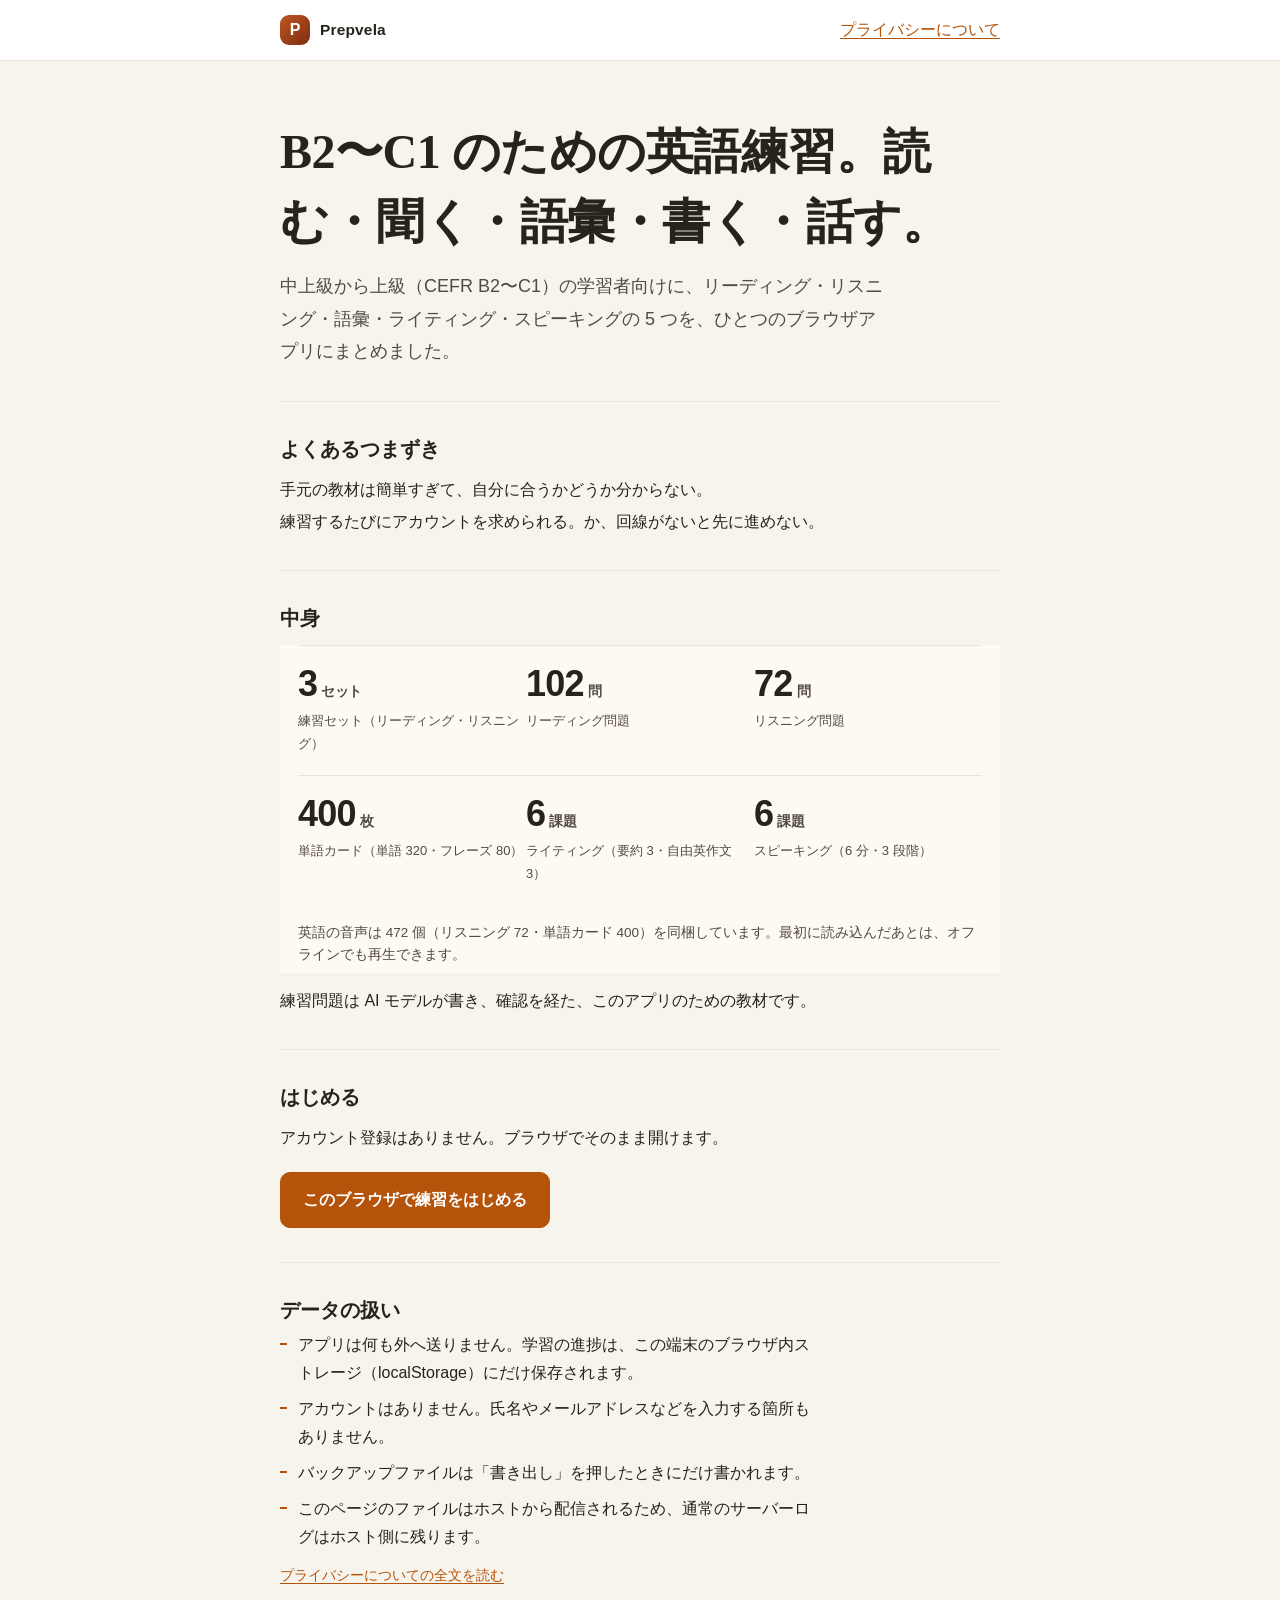
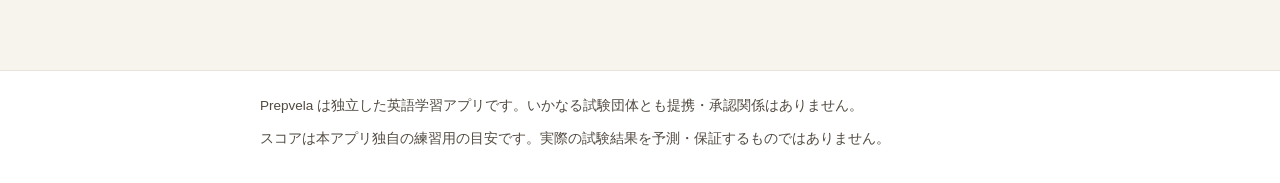
<file: index.html>
<!DOCTYPE html>
<html lang="ja">
<head>
<meta charset="UTF-8">
<meta name="viewport" content="width=device-width, initial-scale=1, viewport-fit=cover">
<!-- The page loads nothing but its own file: no network, no third-party code,
     no font, no image. This is the app's policy, verbatim and in the same place
     — ahead of the first <link>, because a resource loaded before it is not
     covered. 'unsafe-inline' appears in style-src only because it is the app's
     own policy; nothing on this page sets a style attribute. Keep this tag
     ahead of the first <link>. -->
<meta http-equiv="Content-Security-Policy" content="default-src 'self'; script-src 'self'; style-src 'self' 'unsafe-inline'; img-src 'self' data: blob:; media-src 'self' blob:; connect-src 'none'; object-src 'none'; base-uri 'none'; form-action 'none'">
<title>Prepvela — B2〜C1 のための英語練習。読む・聞く・語彙・書く・話す</title>
<meta name="description" content="中上級〜上級（CEFR B2〜C1）のための独立した英語練習アプリ。リーディング102問・リスニング72問・単語カード400枚の練習セットと、ライティングとスピーキング。アカウント登録なし。">
<link rel="canonical" href="https://bigkijimon.github.io/prepvela-site/">
<link rel="icon" href="data:,">
<link rel="stylesheet" href="site.css">

<meta property="og:type" content="website">
<meta property="og:site_name" content="Prepvela">
<meta property="og:locale" content="ja_JP">
<meta property="og:title" content="Prepvela — B2〜C1 のための英語練習。読む・聞く・語彙・書く・話す">
<meta property="og:description" content="中上級〜上級（CEFR B2〜C1）のための独立した英語練習アプリ。リーディング102問・リスニング72問・単語カード400枚の練習セットと、ライティングとスピーキング。">
<meta property="og:url" content="https://bigkijimon.github.io/prepvela-site/">
<!-- No og:image: there is no image file to point at, and an image on another
     host is exactly what these pages must not do. -->
<meta name="twitter:card" content="summary">
<meta name="twitter:title" content="Prepvela — B2〜C1 のための英語練習。読む・聞く・語彙・書く・話す">
<meta name="twitter:description" content="中上級〜上級（CEFR B2〜C1）のための独立した英語練習アプリ。リーディング102問・リスニング72問・単語カード400枚の練習セットと、ライティングとスピーキング。">

<script type="application/ld+json">
{
  "@context": "https://schema.org",
  "@graph": [
    {
      "@type": "WebSite",
      "@id": "https://bigkijimon.github.io/prepvela-site/#website",
      "url": "https://bigkijimon.github.io/prepvela-site/",
      "name": "Prepvela",
      "inLanguage": "ja",
      "description": "B2〜C1 のための独立した英語練習アプリ。読む・聞く・語彙・書く・話す。"
    },
    {
      "@type": "SoftwareApplication",
      "@id": "https://bigkijimon.github.io/prepvela-site/app/#application",
      "name": "Prepvela",
      "url": "https://bigkijimon.github.io/prepvela-site/app/",
      "inLanguage": "ja",
      "applicationCategory": "EducationalApplication",
      "operatingSystem": "Web browser",
      "description": "リーディング・リスニング・語彙・ライティング・スピーキングの練習。進捗はこの端末のブラウザ内ストレージにだけ保存される。",
      "isAccessibleForFree": true,
      "offers": {
        "@type": "Offer",
        "price": "0",
        "priceCurrency": "JPY"
      }
    }
  ]
}
</script>
</head>
<body>
<a class="skip" href="#main">本文へ移動</a>

<header class="masthead">
  <div class="shell masthead-inner">
    <span class="brand">
      <span class="brand-mark" aria-hidden="true">P</span>
      <span class="brand-name">Prepvela</span>
    </span>
    <a href="/prepvela-site/privacy/">プライバシーについて</a>
  </div>
</header>

<main id="main" tabindex="-1">
  <div class="shell">

    <section id="who" aria-labelledby="who-h">
      <h1 id="who-h">B2〜C1 のための英語練習。読む・聞く・語彙・書く・話す。</h1>
      <p class="lede">中上級から上級（CEFR B2〜C1）の学習者向けに、リーディング・リスニング・語彙・ライティング・スピーキングの 5 つを、ひとつのブラウザアプリにまとめました。</p>
    </section>

    <section id="problem" aria-labelledby="problem-h">
      <h2 id="problem-h">よくあるつまずき</h2>
      <p class="plain">手元の教材は簡単すぎて、自分に合うかどうか分からない。</p>
      <p class="plain">練習するたびにアカウントを求められる。か、回線がないと先に進めない。</p>
    </section>

    <section id="value" aria-labelledby="value-h">
      <h2 id="value-h">中身</h2>
      <div class="facts">
        <div class="facts-grid">
          <div class="fact">
            <p class="fact-n">3<span class="u">セット</span></p>
            <p class="fact-k">練習セット（リーディング・リスニング）</p>
          </div>
          <div class="fact">
            <p class="fact-n">102<span class="u">問</span></p>
            <p class="fact-k">リーディング問題</p>
          </div>
          <div class="fact">
            <p class="fact-n">72<span class="u">問</span></p>
            <p class="fact-k">リスニング問題</p>
          </div>
          <div class="fact">
            <p class="fact-n">400<span class="u">枚</span></p>
            <p class="fact-k">単語カード（単語 320・フレーズ 80）</p>
          </div>
          <div class="fact">
            <p class="fact-n">6<span class="u">課題</span></p>
            <p class="fact-k">ライティング（要約 3・自由英作文 3）</p>
          </div>
          <div class="fact">
            <p class="fact-n">6<span class="u">課題</span></p>
            <p class="fact-k">スピーキング（6 分・3 段階）</p>
          </div>
        </div>
        <p class="note facts-note">英語の音声は 472 個（リスニング 72・単語カード 400）を同梱しています。最初に読み込んだあとは、オフラインでも再生できます。</p>
      </div>
      <p class="plain">練習問題は AI モデルが書き、確認を経た、このアプリのための教材です。</p>
    </section>

    <section id="try" aria-labelledby="try-h">
      <h2 id="try-h">はじめる</h2>
      <p class="plain">アカウント登録はありません。ブラウザでそのまま開けます。</p>
      <p class="cta-row"><a class="btn primary" href="/prepvela-site/start/">このブラウザで練習をはじめる</a></p>
    </section>

    <section id="privacy" aria-labelledby="privacy-h">
      <h2 id="privacy-h">データの扱い</h2>
      <ul class="facts-list">
        <li>アプリは何も外へ送りません。学習の進捗は、この端末のブラウザ内ストレージ（localStorage）にだけ保存されます。</li>
        <li>アカウントはありません。氏名やメールアドレスなどを入力する箇所もありません。</li>
        <li>バックアップファイルは「書き出し」を押したときにだけ書かれます。</li>
        <li>このページのファイルはホストから配信されるため、通常のサーバーログはホスト側に残ります。</li>
      </ul>
      <p class="note"><a href="/prepvela-site/privacy/">プライバシーについての全文を読む</a></p>
    </section>

  </div>
</main>

<footer class="foot">
  <div class="shell foot-inner">
    <p class="note">Prepvela は独立した英語学習アプリです。いかなる試験団体とも提携・承認関係はありません。</p>
    <p class="note">スコアは本アプリ独自の練習用の目安です。実際の試験結果を予測・保証するものではありません。</p>
  </div>
</footer>
</body>
</html>
</file>
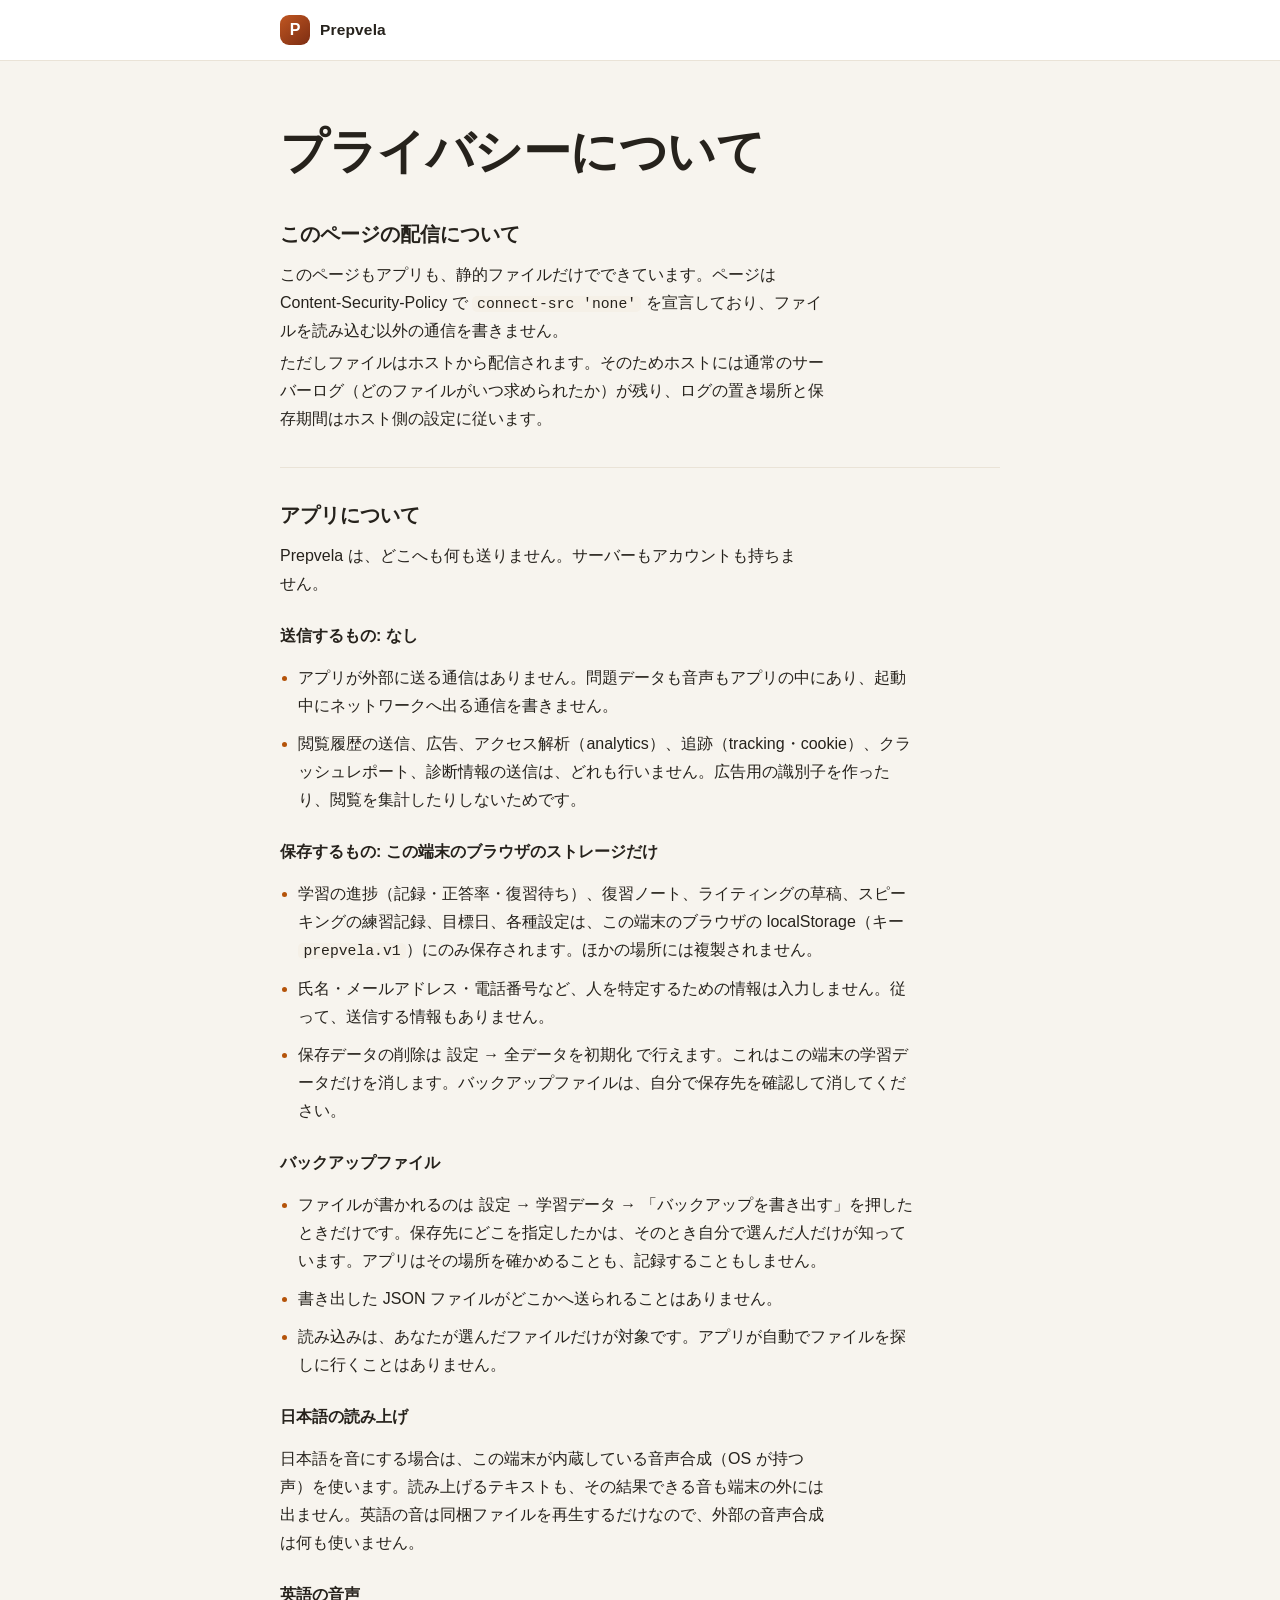
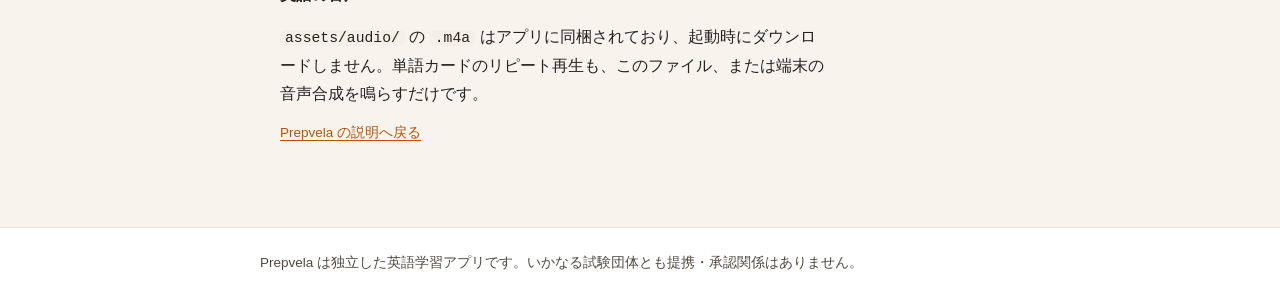
<file: privacy/index.html>
<!DOCTYPE html>
<html lang="ja">
<head>
<meta charset="UTF-8">
<meta name="viewport" content="width=device-width, initial-scale=1, viewport-fit=cover">
<!-- The app's own policy, verbatim and in the same place: this page loads one
     stylesheet of its own and nothing else. Keep the tag ahead of the first
     <link>, or the sheet below is not covered. -->
<meta http-equiv="Content-Security-Policy" content="default-src 'self'; script-src 'self'; style-src 'self' 'unsafe-inline'; img-src 'self' data: blob:; media-src 'self' blob:; connect-src 'none'; object-src 'none'; base-uri 'none'; form-action 'none'">
<title>プライバシーについて — Prepvela</title>
<meta name="description" content="Prepvela は何も外へ送りません。学習の進捗はこの端末のブラウザ内ストレージにだけ保存されます。このページがホストから配信される場合のサーバーログについても記載しています。">
<link rel="canonical" href="https://bigkijimon.github.io/prepvela-site/privacy/">
<link rel="icon" href="data:,">
<link rel="stylesheet" href="../site.css">

<meta property="og:type" content="article">
<meta property="og:site_name" content="Prepvela">
<meta property="og:locale" content="ja_JP">
<meta property="og:title" content="プライバシーについて — Prepvela">
<meta property="og:description" content="Prepvela は何も外へ送りません。学習の進捗はこの端末のブラウザ内ストレージにだけ保存されます。">
<meta property="og:url" content="https://bigkijimon.github.io/prepvela-site/privacy/">
<meta name="twitter:card" content="summary">
<meta name="twitter:title" content="プライバシーについて — Prepvela">
<meta name="twitter:description" content="Prepvela は何も外へ送りません。学習の進捗はこの端末のブラウザ内ストレージにだけ保存されます。">

<script type="application/ld+json">
{
  "@context": "https://schema.org",
  "@graph": [
    {
      "@type": "WebSite",
      "@id": "https://bigkijimon.github.io/prepvela-site/#website",
      "url": "https://bigkijimon.github.io/prepvela-site/",
      "name": "Prepvela",
      "inLanguage": "ja",
      "description": "B2〜C1 のための独立した英語練習アプリ。読む・聞く・語彙・書く・話す。"
    },
    {
      "@type": "SoftwareApplication",
      "@id": "https://bigkijimon.github.io/prepvela-site/app/#application",
      "name": "Prepvela",
      "url": "https://bigkijimon.github.io/prepvela-site/app/",
      "inLanguage": "ja",
      "applicationCategory": "EducationalApplication",
      "operatingSystem": "Web browser",
      "description": "リーディング・リスニング・語彙・ライティング・スピーキングの練習。進捗はこの端末のブラウザ内ストレージにだけ保存される。",
      "isAccessibleForFree": true,
      "offers": {
        "@type": "Offer",
        "price": "0",
        "priceCurrency": "JPY"
      }
    }
  ]
}
</script>
</head>
<body>
<a class="skip" href="#main">本文へ移動</a>

<header class="masthead">
  <div class="shell masthead-inner">
    <span class="brand">
      <span class="brand-mark" aria-hidden="true">P</span>
      <span class="brand-name">Prepvela</span>
    </span>
  </div>
</header>

<main id="main" tabindex="-1">
  <div class="shell">

    <h1 id="privacy-h">プライバシーについて</h1>

    <section id="delivery" aria-labelledby="delivery-h">
      <h2 id="delivery-h">このページの配信について</h2>
      <p class="plain">このページもアプリも、静的ファイルだけでできています。ページは Content-Security-Policy で <code>connect-src 'none'</code> を宣言しており、ファイルを読み込む以外の通信を書きません。</p>
      <p class="plain">ただしファイルはホストから配信されます。そのためホストには通常のサーバーログ（どのファイルがいつ求められたか）が残り、ログの置き場所と保存期間はホスト側の設定に従います。</p>
    </section>

    <section id="app-privacy" aria-labelledby="app-privacy-h">
      <h2 id="app-privacy-h">アプリについて</h2>
      <p class="plain">Prepvela は、どこへも何も送りません。サーバーもアカウントも持ちません。</p>

      <h3 class="doc-h">送信するもの: なし</h3>
      <ul class="doc">
        <li>アプリが外部に送る通信はありません。問題データも音声もアプリの中にあり、起動中にネットワークへ出る通信を書きません。</li>
        <li>閲覧履歴の送信、広告、アクセス解析（analytics）、追跡（tracking・cookie）、クラッシュレポート、診断情報の送信は、どれも行いません。広告用の識別子を作ったり、閲覧を集計したりしないためです。</li>
      </ul>

      <h3 class="doc-h">保存するもの: この端末のブラウザのストレージだけ</h3>
      <ul class="doc">
        <li>学習の進捗（記録・正答率・復習待ち）、復習ノート、ライティングの草稿、スピーキングの練習記録、目標日、各種設定は、この端末のブラウザの localStorage（キー <code>prepvela.v1</code>）にのみ保存されます。ほかの場所には複製されません。</li>
        <li>氏名・メールアドレス・電話番号など、人を特定するための情報は入力しません。従って、送信する情報もありません。</li>
        <li>保存データの削除は 設定 → 全データを初期化 で行えます。これはこの端末の学習データだけを消します。バックアップファイルは、自分で保存先を確認して消してください。</li>
      </ul>

      <h3 class="doc-h">バックアップファイル</h3>
      <ul class="doc">
        <li>ファイルが書かれるのは 設定 → 学習データ → 「バックアップを書き出す」を押したときだけです。保存先にどこを指定したかは、そのとき自分で選んだ人だけが知っています。アプリはその場所を確かめることも、記録することもしません。</li>
        <li>書き出した JSON ファイルがどこかへ送られることはありません。</li>
        <li>読み込みは、あなたが選んだファイルだけが対象です。アプリが自動でファイルを探しに行くことはありません。</li>
      </ul>

      <h3 class="doc-h">日本語の読み上げ</h3>
      <p class="plain">日本語を音にする場合は、この端末が内蔵している音声合成（OS が持つ声）を使います。読み上げるテキストも、その結果できる音も端末の外には出ません。英語の音は同梱ファイルを再生するだけなので、外部の音声合成は何も使いません。</p>

      <h3 class="doc-h">英語の音声</h3>
      <p class="plain"><code>assets/audio/</code> の <code>.m4a</code> はアプリに同梱されており、起動時にダウンロードしません。単語カードのリピート再生も、このファイル、または端末の音声合成を鳴らすだけです。</p>

      <p class="note"><a href="../index.html">Prepvela の説明へ戻る</a></p>
    </section>

  </div>
</main>

<footer class="foot">
  <div class="shell foot-inner">
    <p class="note">Prepvela は独立した英語学習アプリです。いかなる試験団体とも提携・承認関係はありません。</p>
  </div>
</footer>
</body>
</html>
</file>
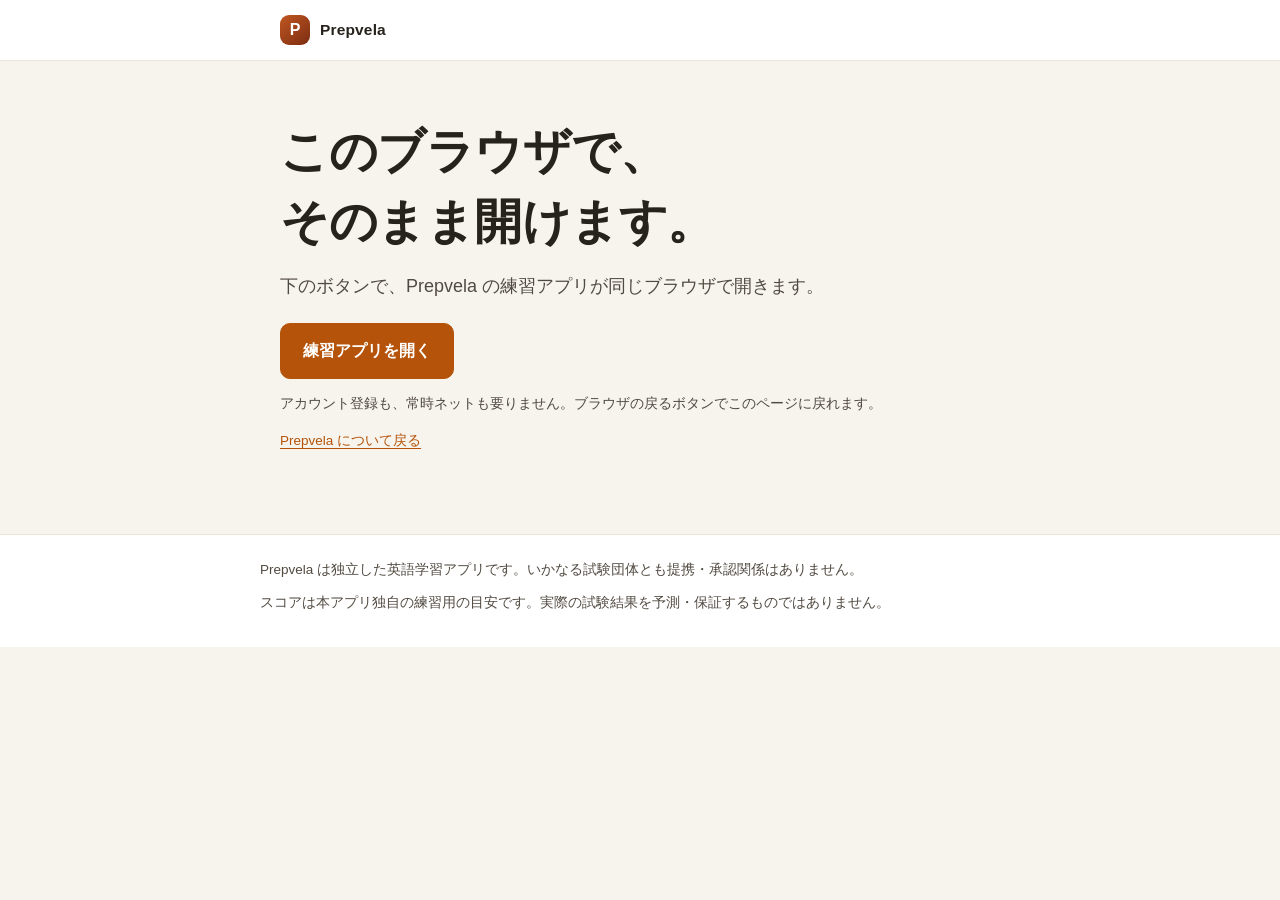
<file: start/index.html>
<!DOCTYPE html>
<html lang="ja">
<head>
<meta charset="UTF-8">
<meta name="viewport" content="width=device-width, initial-scale=1, viewport-fit=cover">
<!-- The app's own policy, verbatim and in the same place: this page loads one
     stylesheet of its own and nothing else. Keep the tag ahead of the first
     <link>, or the sheet below is not covered. -->
<meta http-equiv="Content-Security-Policy" content="default-src 'self'; script-src 'self'; style-src 'self' 'unsafe-inline'; img-src 'self' data: blob:; media-src 'self' blob:; connect-src 'none'; object-src 'none'; base-uri 'none'; form-action 'none'">
<title>Prepvela をこのブラウザで開く</title>
<meta name="description" content="このページのボタンで、Prepvela の練習アプリが同じブラウザで開きます。アカウント登録も通信も要りません。">
<link rel="canonical" href="https://bigkijimon.github.io/prepvela-site/start/">
<link rel="icon" href="data:,">
<link rel="stylesheet" href="../site.css">

<meta property="og:type" content="website">
<meta property="og:site_name" content="Prepvela">
<meta property="og:locale" content="ja_JP">
<meta property="og:title" content="Prepvela をこのブラウザで開く">
<meta property="og:description" content="このページのボタンで、Prepvela の練習アプリが同じブラウザで開きます。">
<meta property="og:url" content="https://bigkijimon.github.io/prepvela-site/start/">
<meta name="twitter:card" content="summary">
<meta name="twitter:title" content="Prepvela をこのブラウザで開く">
<meta name="twitter:description" content="このページのボタンで、Prepvela の練習アプリが同じブラウザで開きます。">

<script type="application/ld+json">
{
  "@context": "https://schema.org",
  "@graph": [
    {
      "@type": "WebSite",
      "@id": "https://bigkijimon.github.io/prepvela-site/#website",
      "url": "https://bigkijimon.github.io/prepvela-site/",
      "name": "Prepvela",
      "inLanguage": "ja",
      "description": "B2〜C1 のための独立した英語練習アプリ。読む・聞く・語彙・書く・話す。"
    },
    {
      "@type": "SoftwareApplication",
      "@id": "https://bigkijimon.github.io/prepvela-site/app/#application",
      "name": "Prepvela",
      "url": "https://bigkijimon.github.io/prepvela-site/app/",
      "inLanguage": "ja",
      "applicationCategory": "EducationalApplication",
      "operatingSystem": "Web browser",
      "description": "リーディング・リスニング・語彙・ライティング・スピーキングの練習。進捗はこの端末のブラウザ内ストレージにだけ保存される。",
      "isAccessibleForFree": true,
      "offers": {
        "@type": "Offer",
        "price": "0",
        "priceCurrency": "JPY"
      }
    }
  ]
}
</script>
</head>
<body>
<a class="skip" href="#main">本文へ移動</a>

<header class="masthead">
  <div class="shell masthead-inner">
    <span class="brand">
      <span class="brand-mark" aria-hidden="true">P</span>
      <span class="brand-name">Prepvela</span>
    </span>
  </div>
</header>

<main id="main" tabindex="-1">
  <div class="shell">
    <!-- This page exists so that the click from the landing page has a page of
         its own to be counted as. It has one job: open the app, then stay out of
         the way. -->
    <section id="start" aria-labelledby="start-h">
      <h1 id="start-h">このブラウザで、そのまま開けます。</h1>
      <p class="lede">下のボタンで、Prepvela の練習アプリが同じブラウザで開きます。</p>
      <p class="cta-row"><a class="btn primary" href="../app/index.html">練習アプリを開く</a></p>
      <p class="note">アカウント登録も、常時ネットも要りません。ブラウザの戻るボタンでこのページに戻れます。</p>
      <p class="note"><a href="../index.html">Prepvela について戻る</a></p>
    </section>
  </div>
</main>

<footer class="foot">
  <div class="shell foot-inner">
    <p class="note">Prepvela は独立した英語学習アプリです。いかなる試験団体とも提携・承認関係はありません。</p>
    <p class="note">スコアは本アプリ独自の練習用の目安です。実際の試験結果を予測・保証するものではありません。</p>
  </div>
</footer>
</body>
</html>
</file>
<file: site.css>
/* ============================================================
   Prepvela — the public page set (site/)
   Loaded by site/index.html, site/start/, site/privacy/ and
   site/404.html. It is the only stylesheet these pages load.

   The token block below is copied from css/styles.css, name for
   name and value for value, so the pages and the app read as one
   product. tools/seo_check.py compares the two blocks and fails on
   a value that has moved, so this copy cannot drift silently —
   edit css/styles.css first, then copy it here.

   The component rules (.brand-mark, .btn) are restated for the
   same reason and are not checked: only the tokens are a fact two
   files could disagree about.

   No picture is drawn here. A product photo, a house, a person or
   any illustration arrives as an image file (MoviePro renders the
   movie board card and the file is placed on the page); it is never
   a CSS shape or an inline SVG. The only shape on the page is the
   app's own letter-mark, which is type, and no font comes from a
   network: every face here is one the device already has.
   ============================================================ */

:root {
  --accent: #b45309;      /* gold-bronze: 5.0:1 with white text */
  --accent-strong: #8a3d06;
  --accent-soft: #fdf1dc;
  --accent-softer: #fefaf2;
  --ink: #26221c;
  --ink-2: #514a41;
  --line: #eae3d7;
  --line-2: #f5f0e7;
  --bg: #f7f4ee;
  --card: #ffffff;
  --radius: 14px;
  --radius-s: 9px;
  --shadow: 0 1px 2px rgba(74, 50, 22, .06), 0 8px 24px -16px rgba(74, 50, 22, .20);
  --font: -apple-system, BlinkMacSystemFont, "Hiragino Sans", "Hiragino Kaku Gothic ProN",
          "Noto Sans JP", "Yu Gothic", Meiryo, sans-serif;
  --mono: ui-monospace, "SF Mono", SFMono-Regular, Menlo, Consolas, monospace;
  /* The headline is set in the reader's own mincho and the rest in the app's
     sans: one column, two voices, no font from a network. Both are faces the
     device already has, so the page costs nothing to load. */
  --serif: "Hiragino Mincho ProN", "Yu Mincho", "YuMincho", "MS PMincho", serif;
}

* { box-sizing: border-box; }
html { -webkit-text-size-adjust: 100%; }
body {
  margin: 0;
  font-family: var(--font);
  background: var(--bg);
  color: var(--ink);
  font-size: 16px;
  line-height: 1.75;
  -webkit-font-smoothing: antialiased;
  overflow-wrap: break-word;
}
/* Small print is --ink-2 (7.9:1 on this background), not --ink-3: at 4.2:1
   --ink-3 is below 4.5:1 and these pages carry 13px captions. */
a { color: var(--accent); text-underline-offset: 3px; text-decoration-thickness: from-font; }
a:hover { color: var(--accent-strong); }
h1, h2 { margin: 0; line-height: 1.3; }
p { margin: 0; }
img { max-width: 100%; display: block; }

/* ------------------------------------------------ page frame
   One measure, centred, with the rules a printed page uses
   instead of a stack of cards. */
.shell { max-width: 760px; margin: 0 auto; padding: 0 20px; }

/* The keyboard arrives here first, and the page says so with words. */
.skip {
  position: absolute; inset-block-start: -64px; inset-inline-start: 12px;
  z-index: 10; background: var(--card); border: 1px solid var(--accent);
  border-radius: var(--radius-s); padding: 10px 14px; font-size: 14px;
  font-weight: 600; text-decoration: none;
}
.skip:focus-visible { inset-block-start: 12px; }

.masthead { border-bottom: 1px solid var(--line); background: var(--card); }
.masthead-inner {
  display: flex; align-items: center; justify-content: space-between;
  gap: 16px; min-height: 60px;
}
/* The page's one navigation link gets a thumb-sized target out of the 60px bar
   it already sits in, rather than the 28px line of text it would otherwise be.
   The bar is flush with the top of the page, so this stays a target inside the
   layout margin: the height grows, the text does not move. */
.masthead-inner > a { display: inline-flex; align-items: center; min-height: 44px; }
.brand { display: flex; align-items: center; gap: 10px; color: var(--ink); text-decoration: none; }
.brand:hover { text-decoration: none; }
/* the app's own mark, restated: one letter, one gradient, no image file */
.brand-mark {
  width: 30px; height: 30px; border-radius: var(--radius-s);
  background: linear-gradient(140deg, #c05621, #7c2d12);
  color: #fff; font-weight: 800; font-size: 16px;
  display: grid; place-items: center;
}
.brand-name { font-weight: 700; font-size: 15.5px; letter-spacing: .01em; }

main { padding: 40px 0 8px; }
section { padding: 28px 0; border-top: 1px solid var(--line); }
/* The section that opens the page has no rule above it, and neither has the
   first one under a page title — but that one keeps the 24px the rule was
   standing in for. Without it the title and the heading under it touch, which
   is what the privacy page did. */
section:first-child { border-top: 0; padding-top: 0; }
h1 + section { border-top: 0; padding-top: 24px; }
section > * + * { margin-top: 14px; }

h1 {
  font-family: var(--serif);
  font-size: clamp(30px, 5.4vw, 48px);
  font-weight: 600;
  letter-spacing: -.01em;
  /* 1.45, not the 1.1 a display size would take: at 390px this headline runs to
     three lines, and three lines of 30px need the leading or the lines touch. */
  line-height: 1.45;
  text-wrap: balance;
}
h2 { font-size: 20px; font-weight: 700; letter-spacing: 0; }
/* the third level is a label on a block of the page's own text, so it steps
   down in weight and measure rather than in size alone */
.doc-h { margin-top: 26px; font-size: 16px; font-weight: 700; line-height: 1.5; }
code {
  font-family: var(--mono); font-size: .92em;
  background: var(--line-2); border-radius: 5px; padding: 0 5px;
}
.lede { font-size: 18px; line-height: 1.8; color: var(--ink-2); max-width: 34em; text-wrap: pretty; }
.note { font-size: 13.5px; line-height: 1.7; color: var(--ink-2); }
.plain { max-width: 34em; text-wrap: pretty; }
.plain + .plain { margin-top: 4px; }

/* ------------------------------------------------ the figures
   The one loud thing on the page: a ruled index of what is
   inside, the way a contents page is set. Six cells, a hairline
   above each, so the rule survives any number of columns. */
.facts { background: var(--accent-softer); padding: 0 18px 6px; }
.facts-note { margin-top: 16px; }
.facts-grid { display: grid; grid-template-columns: 1fr; }
.fact { padding: 16px 0 18px; border-top: 1px solid var(--line); }
.fact-n {
  font-size: clamp(30px, 6.4vw, 36px); font-weight: 800; line-height: 1.1;
  letter-spacing: -.02em; font-variant-numeric: tabular-nums;
}
.fact-n .u { font-size: 14px; font-weight: 600; color: var(--ink-2); margin-inline-start: 4px; }
.fact-k { margin-top: 6px; font-size: 13px; color: var(--ink-2); }

/* ------------------------------------------------ the action
   One filled button on the whole page. It says what pressing it
   does, and it is a link, because it opens a page. */
.cta-row { margin-top: 20px; }
.btn {
  display: inline-flex; align-items: center; justify-content: center; gap: 7px;
  border: 1px solid var(--line); background: var(--card); color: var(--ink);
  font-family: inherit; font-size: 16px; font-weight: 600;
  padding: 13px 22px; border-radius: 10px; cursor: pointer;
  text-decoration: none;
  transition: background-color .12s, border-color .12s;
}
.btn:hover { background: var(--accent-softer); border-color: var(--accent-soft); text-decoration: none; }
.btn:active { transform: translateY(1px); }
.btn.primary { background: var(--accent); border-color: var(--accent); color: #fff; }
.btn.primary:hover { background: var(--accent-strong); border-color: var(--accent-strong); }
a:focus-visible, .btn:focus-visible { outline: 2px solid var(--accent-strong); outline-offset: 3px; }
/* Where the skip link lands. <main> is focusable only for that one reason
   (tabindex="-1"), so this ring is the evidence that the keyboard arrived and
   not a decoration around the page. Inset, so it does not read as a frame. */
main:focus-visible { outline: 2px solid var(--accent-strong); outline-offset: -2px; }

/* ------------------------------------------------ trust list */
.facts-list { margin: 0; padding: 0; list-style: none; max-width: 34em; }
.facts-list li { position: relative; padding-inline-start: 18px; margin-top: 8px; text-wrap: pretty; }
.facts-list li::before {
  content: ""; position: absolute; inset-inline-start: 0; inset-block-start: .72em;
  width: 7px; height: 2px; background: var(--accent);
}
/* the long form on the privacy page: a plain list, wider measure, no dashes */
.doc { margin: 0; padding: 0; padding-inline-start: 1.15em; max-width: 40em; color: var(--ink); }
.doc li { margin-top: 10px; text-wrap: pretty; }
.doc li::marker { color: var(--accent); }

/* ------------------------------------------------ footer */
.foot { margin-top: 40px; border-top: 1px solid var(--line); background: var(--card); }
.foot-inner { padding: 24px 0 32px; }
.foot-inner > * + * { margin-top: 10px; }

/* ------------------------------------------------ narrow screens
   The two things that must not scale with the viewport are the
   headline and the button: they get their own steps instead. */
@media (min-width: 560px) {
  .facts-grid { grid-template-columns: repeat(2, minmax(0, 1fr)); }
  .fact { padding: 18px 0 20px; }
}
@media (min-width: 900px) {
  .facts-grid { grid-template-columns: repeat(3, minmax(0, 1fr)); }
  main { padding-top: 56px; }
  section { padding: 34px 0; }
  /* the same step, asked again: the selector above is the more specific one, so
     without this the first section of a titled page would keep the 24px while
     every other section on the same page moved to 34px */
  h1 + section { padding-top: 34px; }
}
/* 390px: keep the text off the edge and keep the button a thumb's width */
@media (max-width: 430px) {
  .shell { padding: 0 16px; }
  .btn { width: 100%; padding: 14px 18px; }
}

@media (prefers-reduced-motion: reduce) {
  * { transition: none !important; animation: none !important; }
}
</file>
